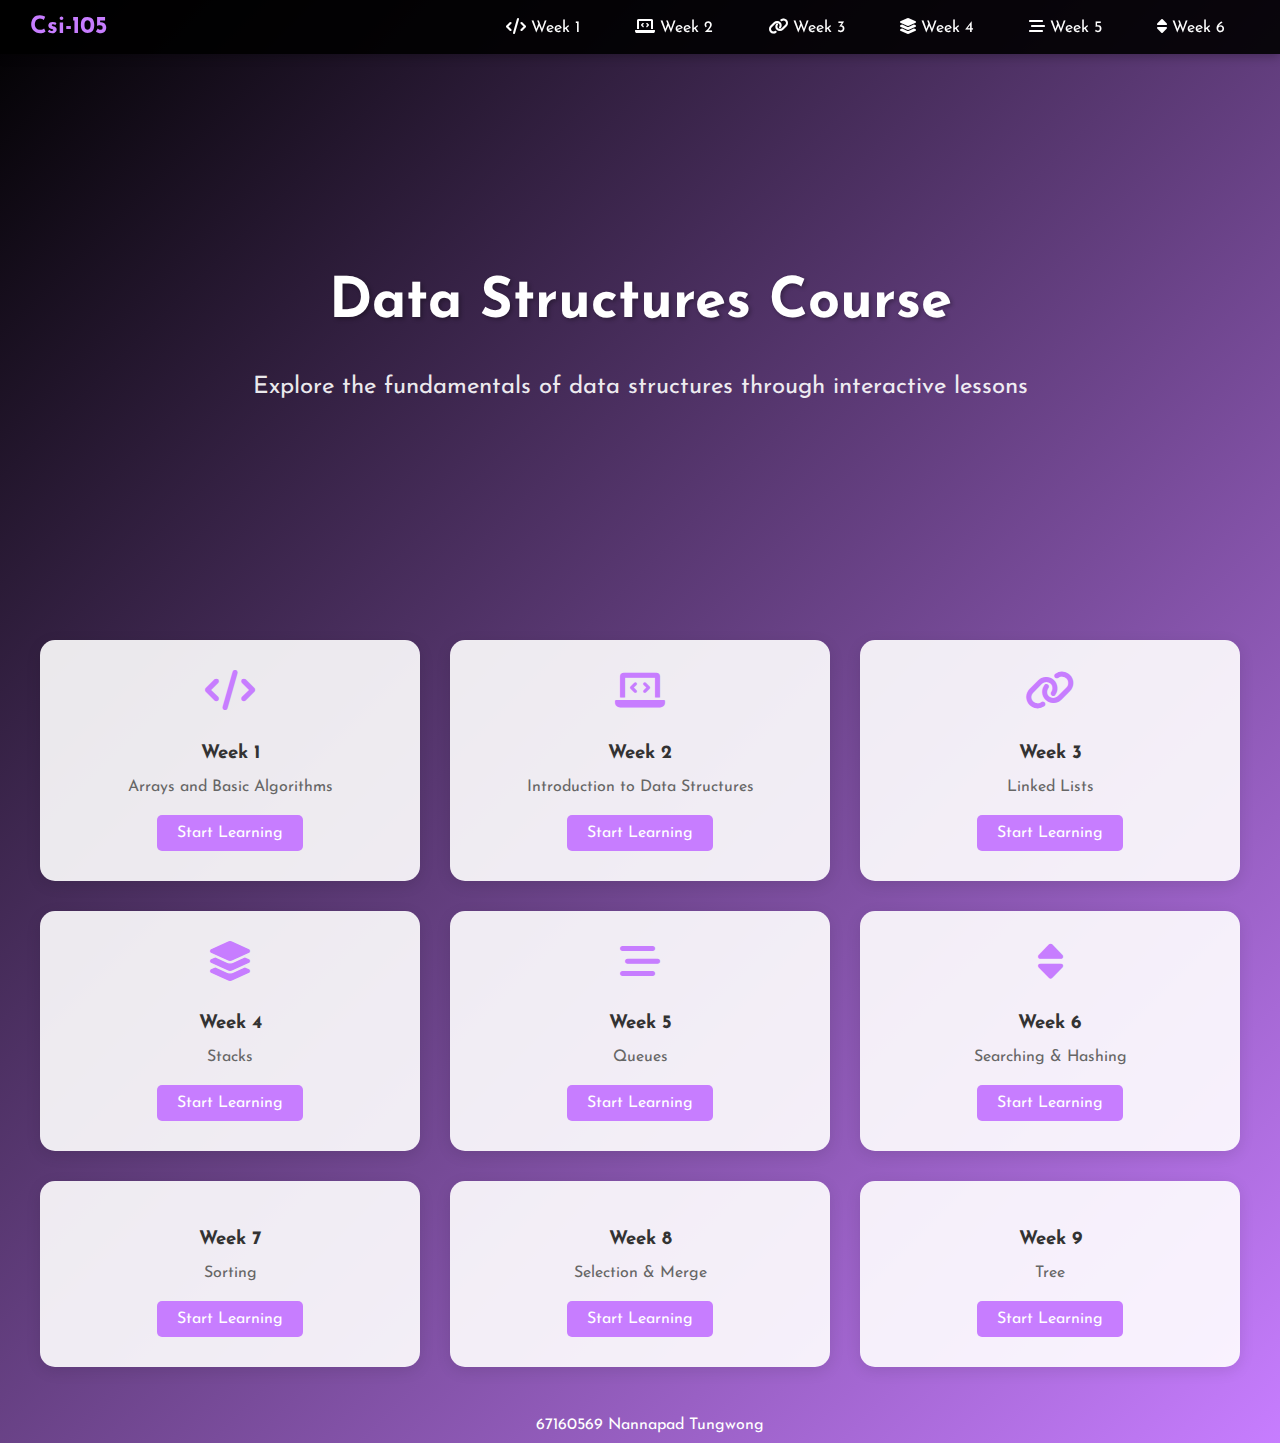
<file: index.html>
<!DOCTYPE html>
<html lang="en">
    <head>
        <title>Data Structures Course Hub</title>
        <meta charset="UTF-8">
        <meta name="viewport" content="width=device-width, initial-scale=1">
        <link href="style.css" rel="stylesheet">
        <link rel="stylesheet" href="https://cdnjs.cloudflare.com/ajax/libs/font-awesome/6.0.0/css/all.min.css">
    </head>
    <body>
        <nav class="menu">
            <div class="logo">Csi-105</div>
            <div class="nav-links">
                <a href="week1/array.html"><i class="fas fa-code"></i> Week 1</a>
                <a href="week2/index.html"><i class="fas fa-laptop-code"></i> Week 2</a>
                <a href="week3/linkedlist.html"><i class="fas fa-link"></i> Week 3</a>
                <a href="week4/stack.html"><i class="fas fa-layer-group"></i> Week 4</a>
                <a href="Week5/queue.html"><i class="fas fa-stream"></i> Week 5</a>
                <a href="week6/sorting.html"><i class="fas fa-sort"></i> Week 6</a>
            </div>
        </nav>
        
        <div class="hero">
            <h1>Data Structures Course</h1>
            <p>Explore the fundamentals of data structures through interactive lessons</p>
        </div>

        <div class="cards-container">
            <div class="card">
                <i class="fas fa-code"></i>
                <h3>Week 1</h3>
                <p>Arrays and Basic Algorithms</p>
                <a href="week1/array.html" class="card-btn">Start Learning</a>
            </div>
            <div class="card">
                <i class="fas fa-laptop-code"></i>
                <h3>Week 2</h3>
                <p>Introduction to Data Structures</p>
                <a href="week2/index.html" class="card-btn">Start Learning</a>
            </div>
            <div class="card">
                <i class="fas fa-link"></i>
                <h3>Week 3</h3>
                <p>Linked Lists</p>
                <a href="week3/linkedlist.html" class="card-btn">Start Learning</a>
            </div>
            <div class="card">
                <i class="fas fa-layer-group"></i>
                <h3>Week 4</h3>
                <p>Stacks</p>
                <a href="week4/stack.html" class="card-btn">Start Learning</a>
            </div>
            <div class="card">
                <i class="fas fa-stream"></i>
                <h3>Week 5</h3>
                <p>Queues</p>
                <a href="Week5/queue.html" class="card-btn">Start Learning</a>
            </div>
            <div class="card">
                <i class="fas fa-sort"></i>
                <h3>Week 6</h3>
                <p>Searching & Hashing</p>
                <a href="week6/index.html" class="card-btn">Start Learning</a>
            </div>
            <div class="card">
                <h3>Week 7</h3>
                <p>Sorting</p>
                <a href="week7/sort.html" class="card-btn">Start Learning</a>
            </div>
            <div class="card">
                <h3>Week 8</h3>
                <p>Selection & Merge</p>
                <a href="week8/selection.html" class="card-btn">Start Learning</a>
            </div>
            <div class="card">
                <h3>Week 9</h3>
                <p>Tree</p>
                <a href="week9/tree.html" class="card-btn">Start Learning</a>
            </div>
        </div>
    </body>
    <footer>67160569 Nannapad Tungwong</footer>
    <script src="script.js"></script>
</html>
</file>
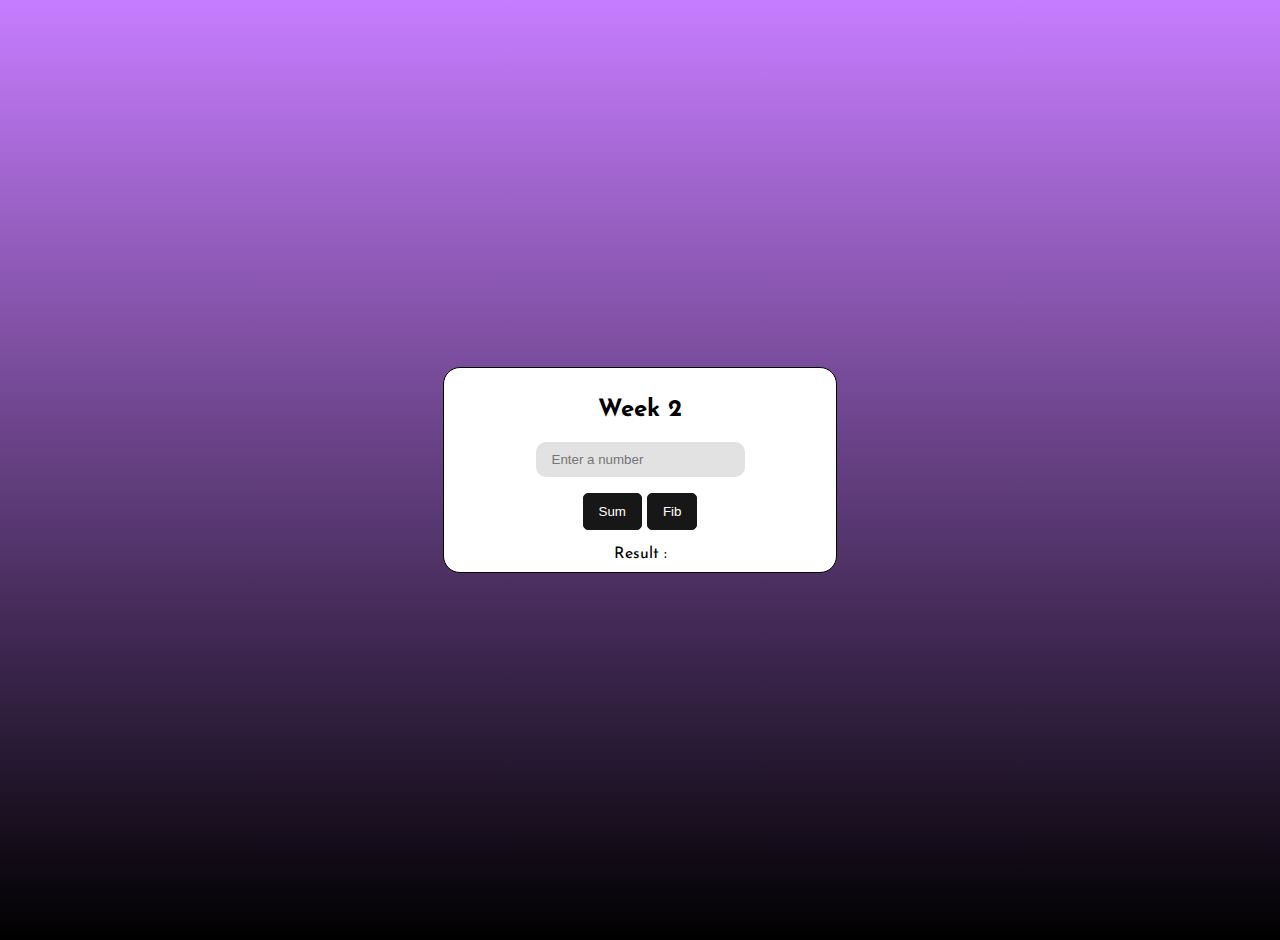
<file: week2/index.html>
<!DOCTYPE html>
<html lang="en">
    <head>
        <title></title>
        <meta charset="UTF-8">
        <meta name="viewport" content="width=device-width, initial-scale=1">
        <link href="style.css" rel="stylesheet">
        <script src="script.js"></script>
    </head>
    <body>
        <div>
            <h2>Week 2</h2>
            <input type="number" id="num" placeholder="Enter a number">
            <p></p>
            <button onclick="calculateSum()">Sum</button>
            <button onclick="calculateFib()">Fib</button>
            <p></p>
            <label>Result : </label>
            <label id="result"></label>
        </div>
    </body>
</html>
</file>
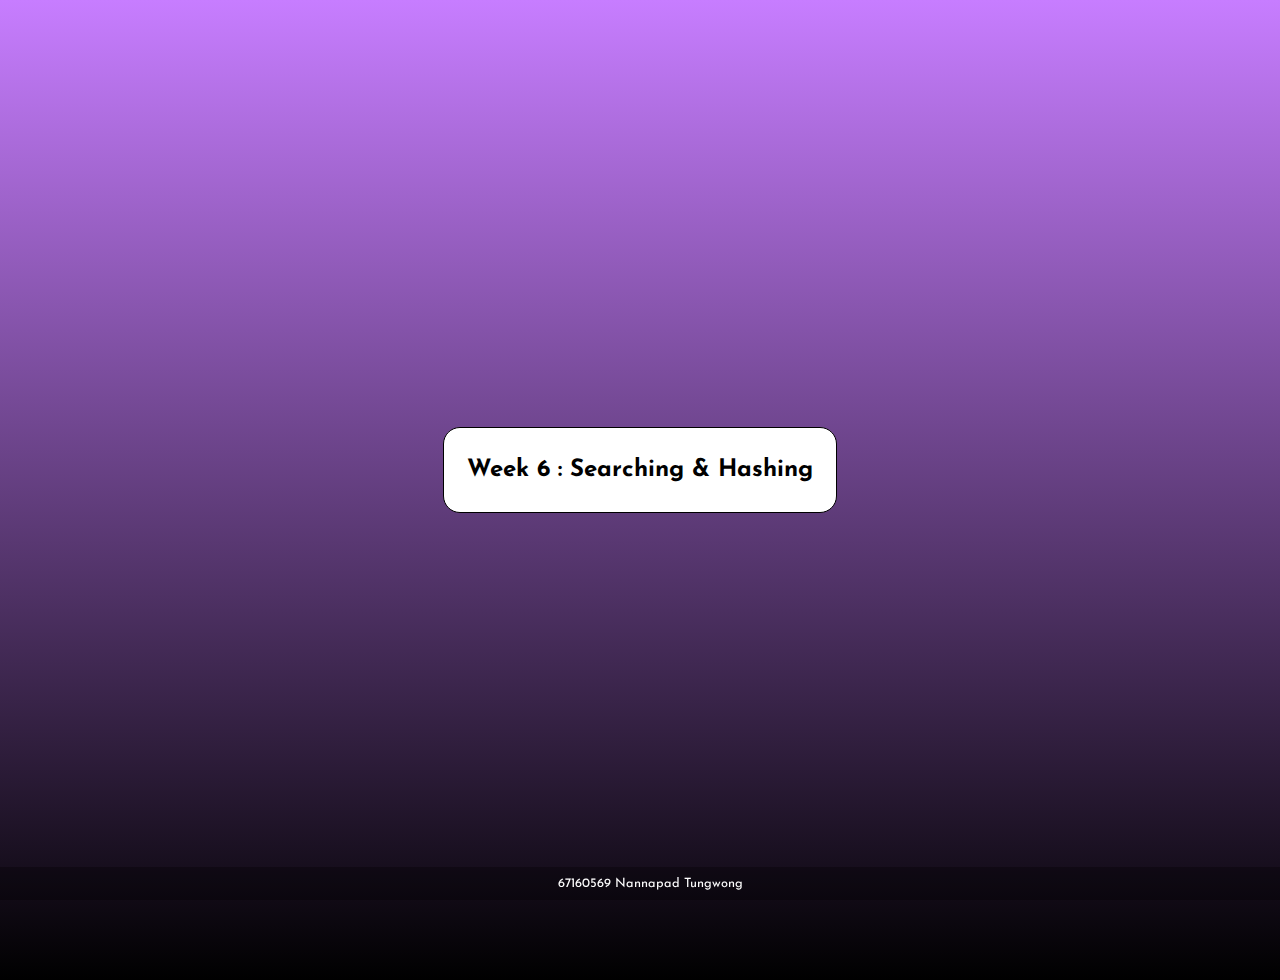
<file: week6/index.html>
<!DOCTYPE html>
<html lang="en">
    <head>
        <title>Week 6</title>
        <meta charset="UTF-8">
        <meta name="viewport" content="width=device-width, initial-scale=1">
        <link href="style.css" rel="stylesheet">
    </head>
    <body>
        <div>
            <h2>Week 6 : Searching & Hashing</h2>
        </div>
    </body>
    <footer>67160569 Nannapad Tungwong</footer>
    <!-- <script src="linear.js"></script> -->
    <!-- <script src="binary.js"></script> -->
     <script src="hash.js"></script>
</html>
</file>
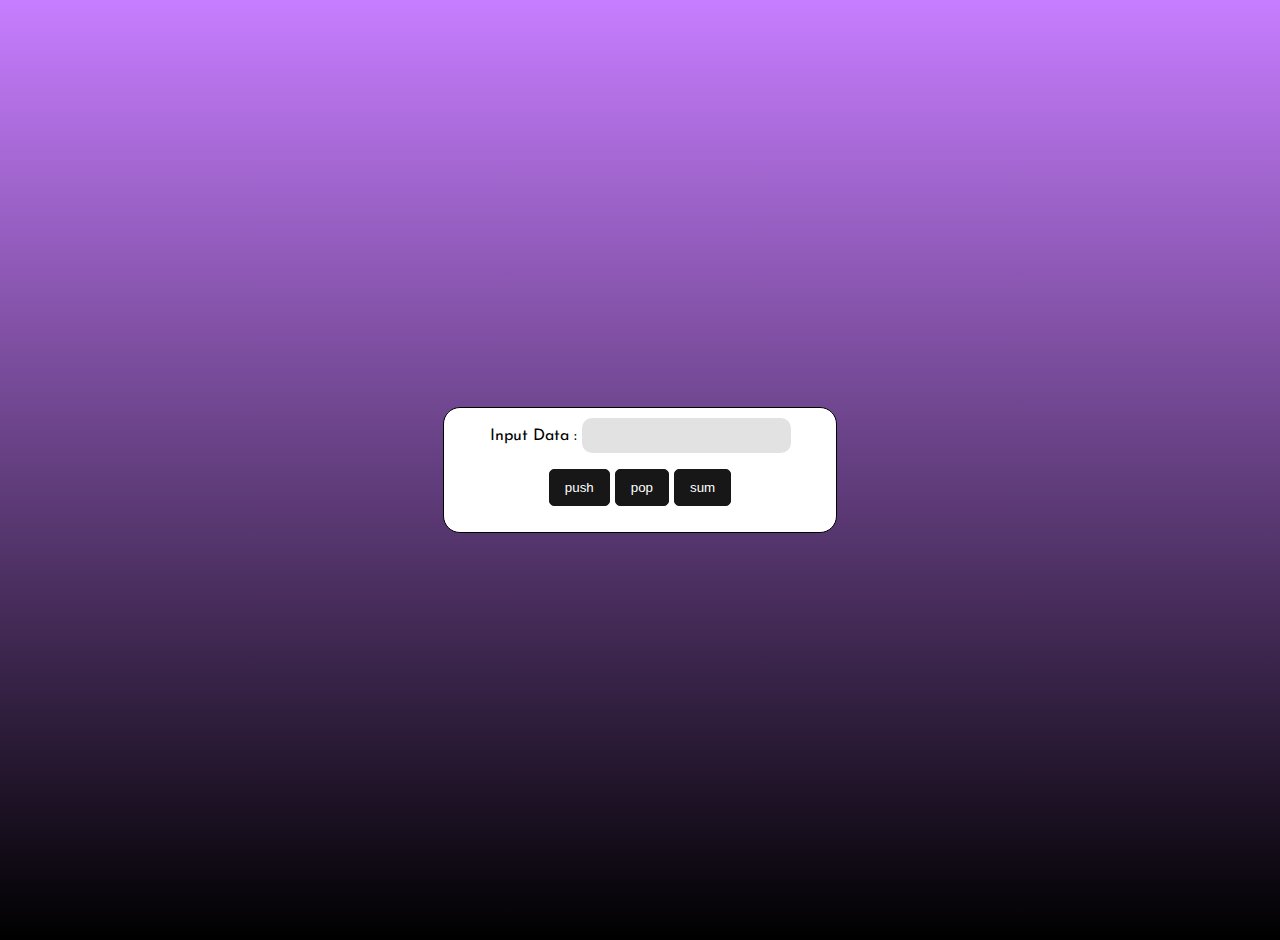
<file: week1/array.html>
<!DOCTYPE html>
<html lang="en">
    <head>
        <title></title>
        <meta charset="UTF-8">
        <meta name="viewport" content="width=device-width, initial-scale=1"> 
        <link rel="stylesheet" href="style.css">
    </head>
    <body>
    <div>
        <label for="">Input Data : </label>
        <input type="number" id="num">
        <p></p>
        <button onclick="pushData()">push</button>
        <button onclick="popData()">pop</button>
        <button onclick="summation()">sum</button>
        <p>
        </p>
        <label for="" id="result"></label>
    </div>
    <script src="array.js"></script>
    </body>
</html>
</file>
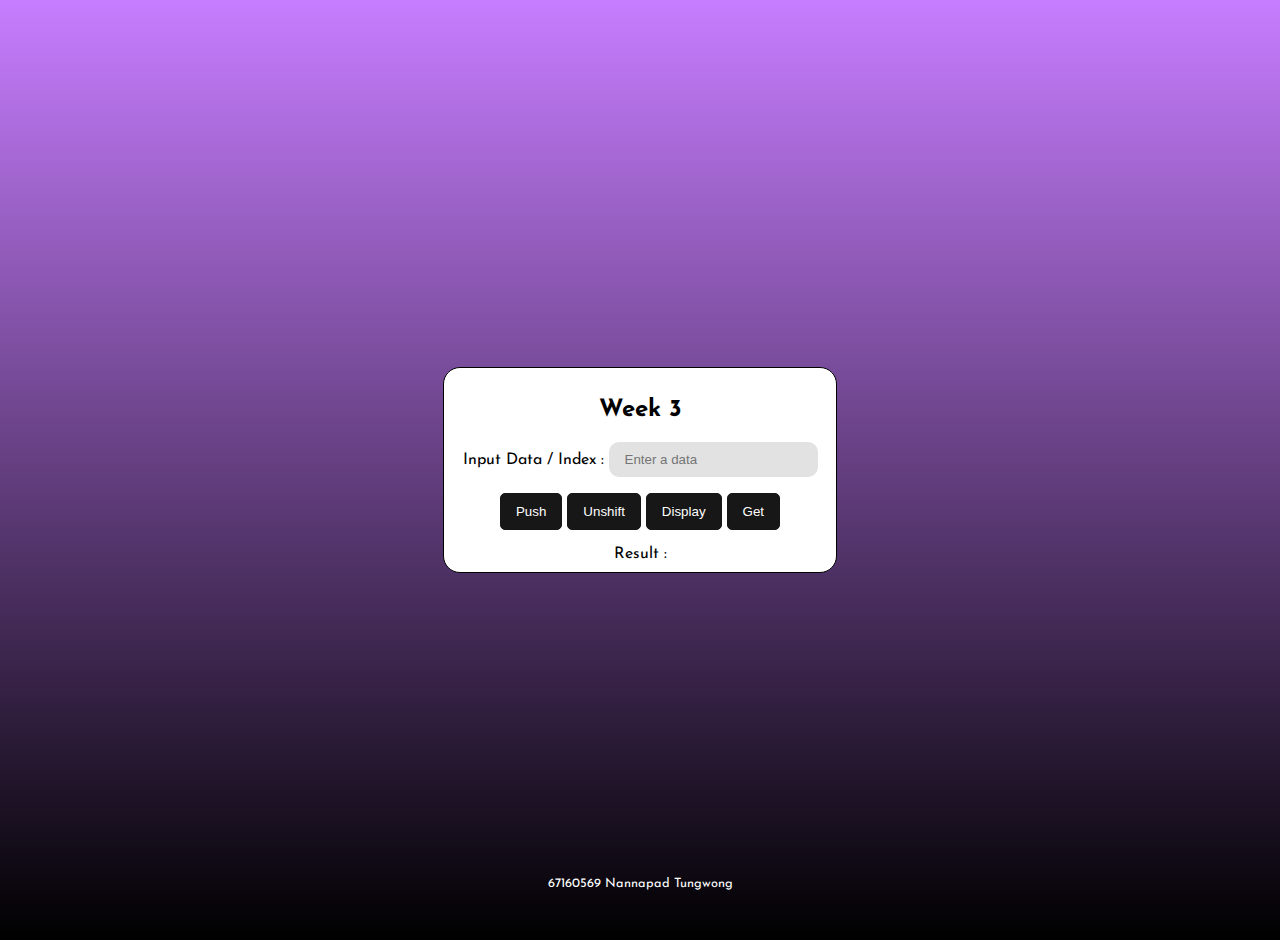
<file: week3/linkedlist.html>
<!DOCTYPE html>
<html lang="en">
    <head>
        <title>Week3</title>
        <meta charset="UTF-8">
        <meta name="viewport" content="width=device-width, initial-scale=1">
        <link href="style.css" rel="stylesheet">
    </head>
    <body>
        <div>
            <h2>Week 3</h2>
            <label for="">Input Data / Index : </label>
            <input type="text" id="data" placeholder="Enter a data">
            <p></p>
            <span>
                <button onclick="pushData()">Push</button>
            </span>
            <span>
                <button onclick="unshiftData()">Unshift</button>
            </span>
            <span>
                <button onclick="displayData()">Display</button>
            </span>
            <span>
                <button onclick="getData()">Get</button>
            </span>
            <p></p>
            <label>Result : </label>
            <label id="result"></label>
        </div>
        <footer>67160569 Nannapad Tungwong</footer>
        <script src="constructor.js" ></script>
    </body>
</html>
</file>
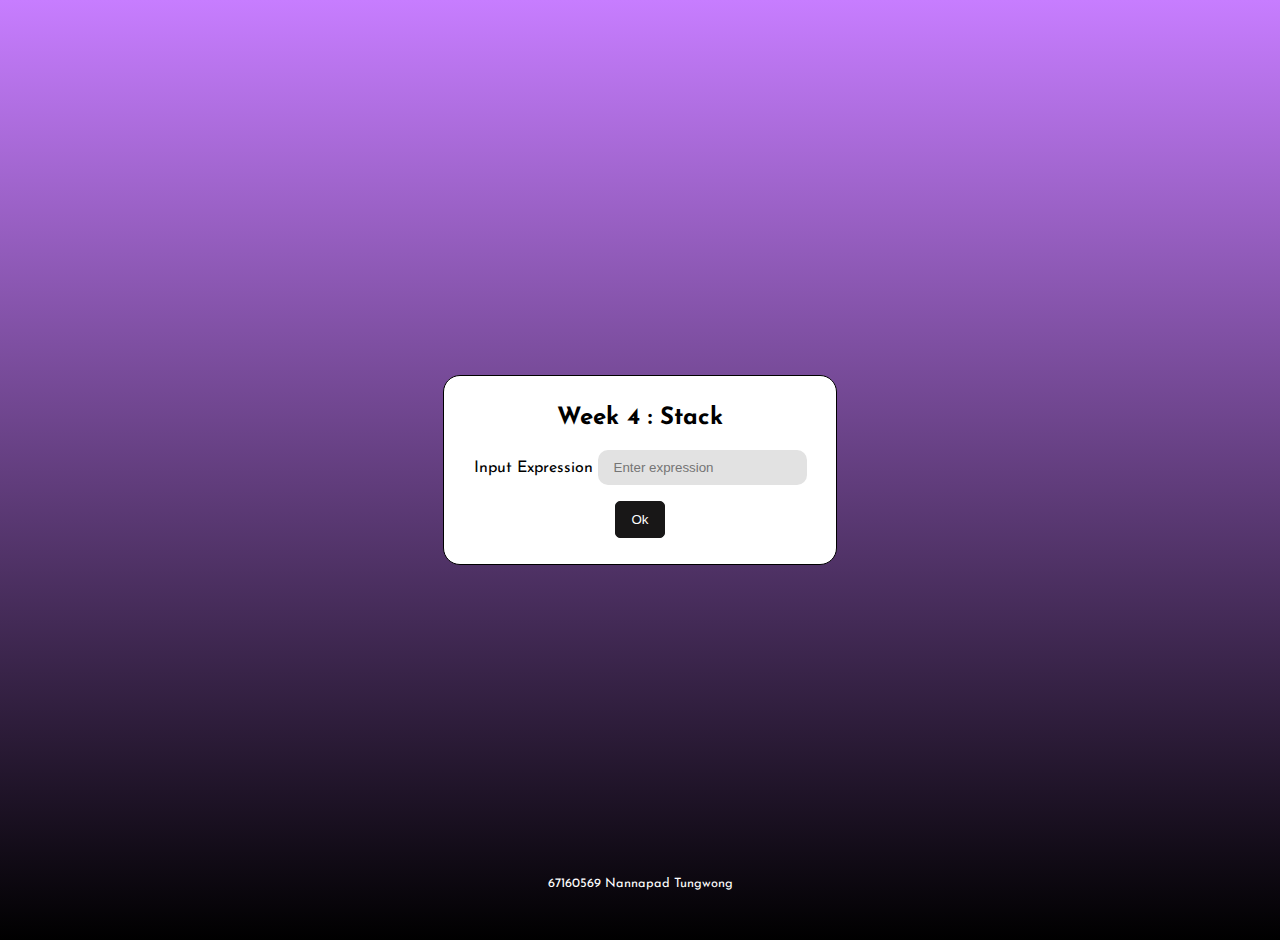
<file: week4/stack.html>
<!DOCTYPE html>
<html lang="en">
    <head>
        <title>Week4: Stack</title>
        <meta charset="UTF-8">
        <meta name="viewport" content="width=device-width, initial-scale=1">
        <link href="style.css" rel="stylesheet">
    </head>
    <body>
        <div>
            <h2>Week 4 : Stack</h2>
            <label for="">Input Expression</label>
            <input type="text" id="expression" placeholder="Enter expression">
            <p></p>
            <button onclick="dataPostfix()">Ok</button>
            <p></p>
            <label for="" id="result"></label>
        </div>
        <script src="stack.js"></script>
    </body>
    <footer>67160569 Nannapad Tungwong</footer>
</html>
</file>
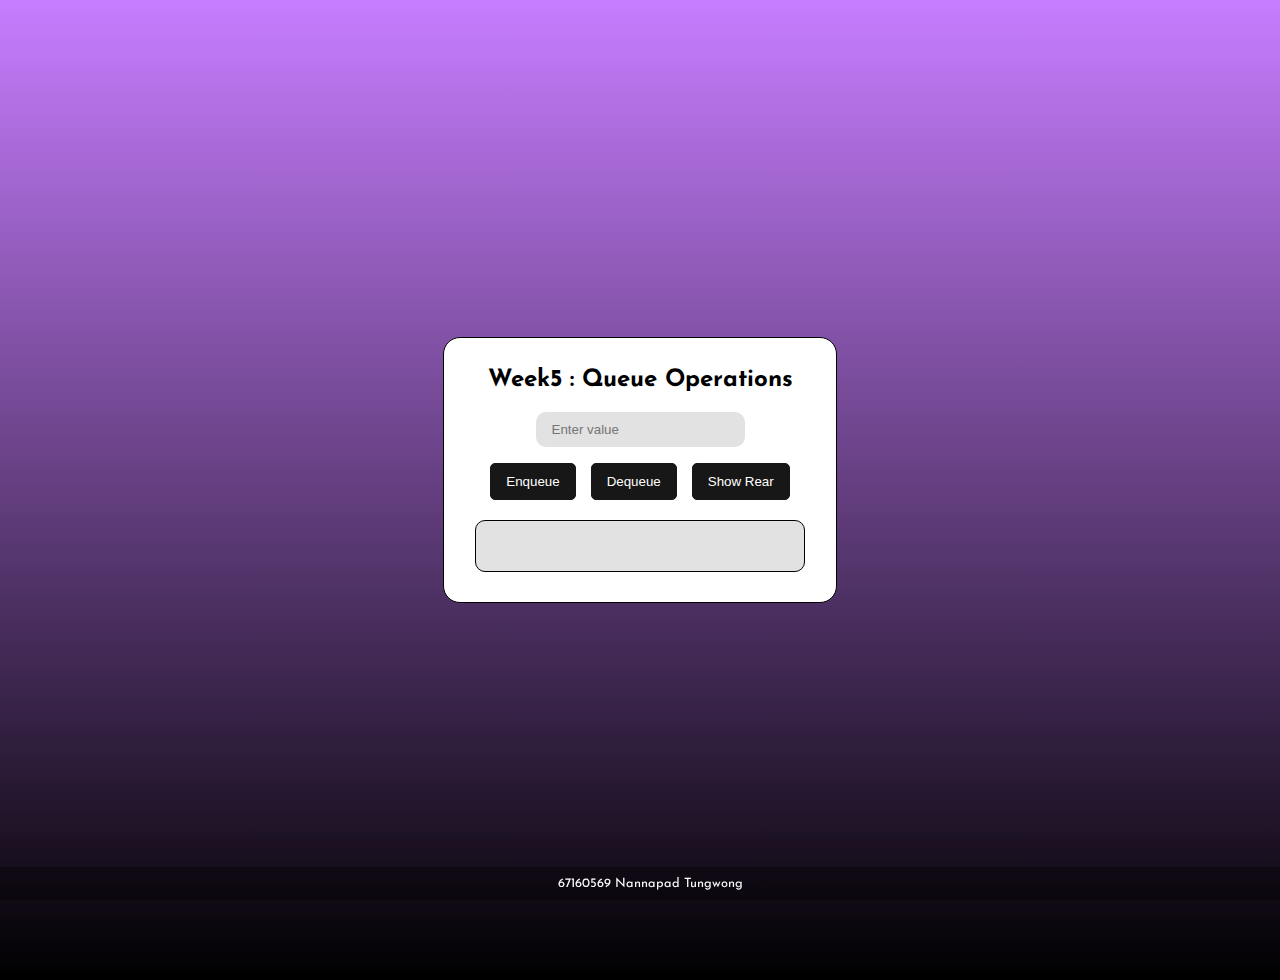
<file: Week5/queue.html>
<!DOCTYPE html>
<html lang="en">
    <head>
        <title>Week 5</title>
        <meta charset="UTF-8">
        <meta name="viewport" content="width=device-width, initial-scale=1">
        <link href="style.css" rel="stylesheet">
    </head>
    <body>
        <div>
            <h2>Week5 : Queue Operations</h2>
            <input type="text" id="queueInput" placeholder="Enter value">
            <p></p>
            <button onclick="enqueueItem()">Enqueue</button>
            <button onclick="dequeueItem()">Dequeue</button>
            <button onclick="showRear()">Show Rear</button>
            <div id="queueDisplay"></div>
            <p id="message"></p>
        </div>
        <script src="queue.js"></script>
    </body>
    <footer>67160569 Nannapad Tungwong</footer>
</html>
</file>
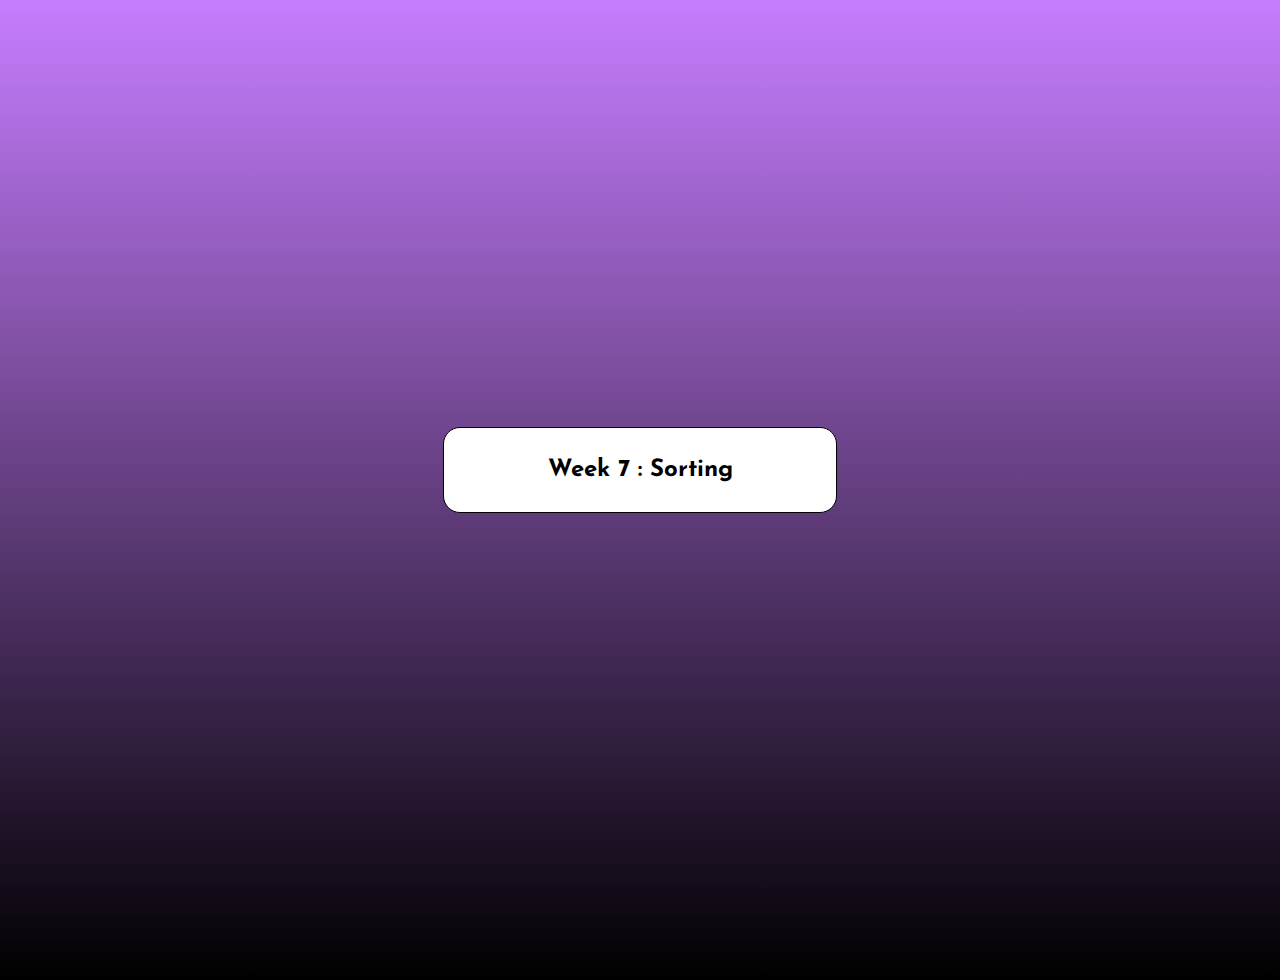
<file: week7/sort.html>
<!DOCTYPE html>
<html lang="en">
    <head>
        <title>Week 7 : Sorting</title>
        <meta charset="UTF-8">
        <meta name="viewport" content="width=device-width, initial-scale=1">
        <link href="style.css" rel="stylesheet">
    </head>
    <body>
        <div>
            <h2>Week 7 : Sorting</h2>
        </div>
    <script src="sort.js"></script>
    </body>

</html>
</file>
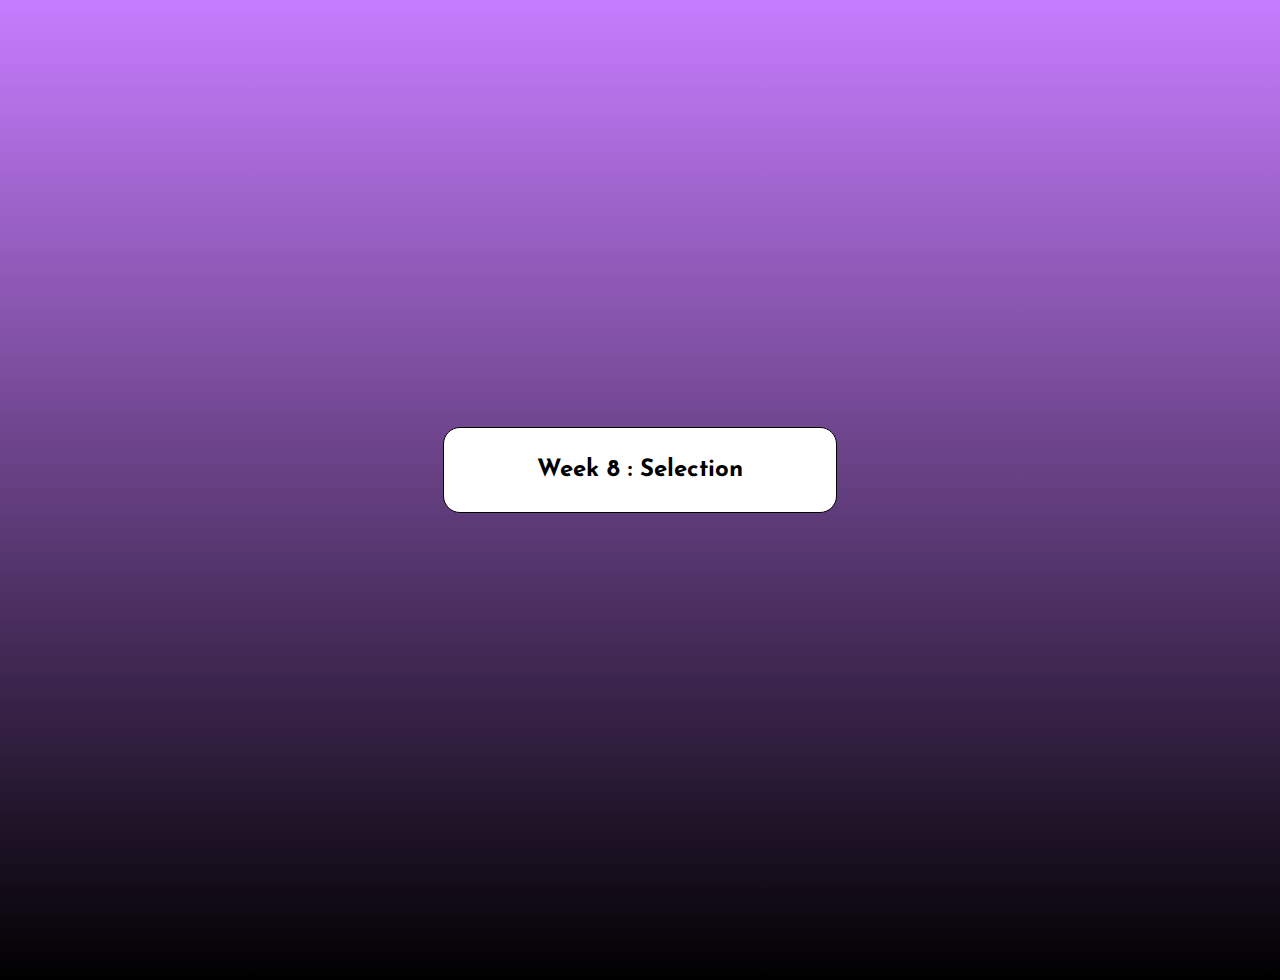
<file: week8/selection.html>
<!DOCTYPE html>
<html lang="en">
    <head>
        <title>Week 8</title>
        <meta charset="UTF-8">
        <meta name="viewport" content="width=device-width, initial-scale=1">
        <link href="style.css" rel="stylesheet">
    </head>
    <body>
        <div>
            <h2>Week 8 : Selection</h2>
        </div>
    <!-- <script src="selection.js"></script> -->
    <script src="quick.js"></script>
    </body>
</html>
</file>
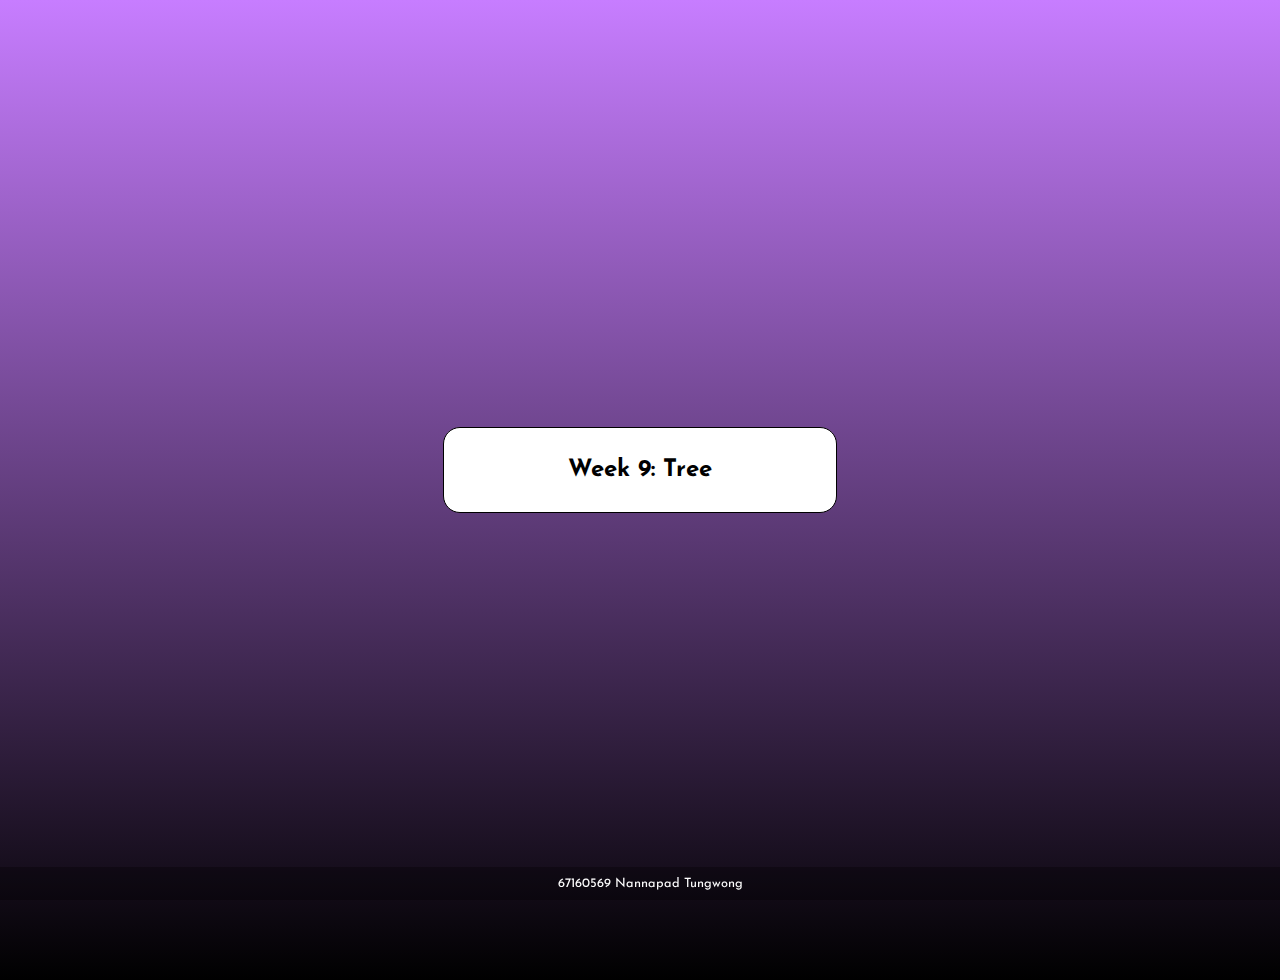
<file: week9/tree.html>
<!DOCTYPE html>
<html lang="en">
    <head>
        <title>Week 9</title>
        <meta charset="UTF-8">
        <meta name="viewport" content="width=device-width, initial-scale=1">
        <link href="style.css" rel="stylesheet">
    </head>
    <body>
        <div>
            <h2>Week 9: Tree</h2>
        </div>
        <script src="tree.js"></script>
        <footer>67160569 Nannapad Tungwong</footer>
    </body>
</html>
</file>
<file: style.css>
@import url('https://fonts.googleapis.com/css2?family=Josefin+Sans:ital,wght@0,100..700;1,100..700&display=swap');

body {
    background-image: linear-gradient(135deg, #000000 0%, #c77dff 100%);
    margin: 0;
    font-family: 'Josefin Sans', sans-serif;
    min-height: 100vh;
    overflow-x: hidden;
}

/* Custom Scrollbar */
::-webkit-scrollbar {
    width: 8px;
}

::-webkit-scrollbar-track {
    background: rgba(0, 0, 0, 0.2);
}

::-webkit-scrollbar-thumb {
    background: #000000;
    border-radius: 4px;
}

::-webkit-scrollbar-thumb:hover {
    background: #a855f7;
}

.menu {
    position: fixed;
    top: 0;
    width: 100%;
    background-color: rgba(0, 0, 0, 0.9);
    padding: 15px 0;
    display: flex;
    justify-content: space-between;
    align-items: center;
    z-index: 1000;
    box-shadow: 0 2px 10px rgba(0,0,0,0.3);
}

.logo {
    color: #c77dff;
    font-size: 1.5em;
    font-weight: bold;
    margin-left: 30px;
}

.nav-links {
    margin-right: 30px;
}

.menu a {
    color: white;
    text-decoration: none;
    padding: 10px 20px;
    margin: 0 5px;
    border-radius: 5px;
    transition: 0.3s;
}

.menu a:hover {
    background-color: #c77dff;
    transform: translateY(-2px);
}

.hero {
    height: 60vh;
    display: flex;
    flex-direction: column;
    justify-content: center;
    align-items: center;
    text-align: center;
    color: white;
    padding: 0 20px;
    margin-top: 60px;
}

.hero h1 {
    font-size: 3.5em;
    margin-bottom: 20px;
    text-shadow: 2px 2px 4px rgba(0,0,0,0.3);
}

.hero p {
    font-size: 1.5em;
    opacity: 0.9;
}

.cards-container {
    display: grid;
    grid-template-columns: repeat(auto-fit, minmax(280px, 1fr));
    gap: 30px;
    padding: 40px;
    max-width: 1200px;
    margin: 0 auto;
}

.card {
    background: rgba(255, 255, 255, 0.9);
    border-radius: 15px;
    padding: 30px;
    text-align: center;
    transition: transform 0.3s;
    box-shadow: 0 4px 15px rgba(0,0,0,0.1);
}

.card:hover {
    transform: translateY(-10px);
}

.card i {
    font-size: 2.5em;
    color: #c77dff;
    margin-bottom: 15px;
}

.card h3 {
    color: #333;
    margin-bottom: 15px;
}

.card p {
    color: #666;
    margin-bottom: 20px;
}

.card-btn {
    display: inline-block;
    padding: 10px 20px;
    background-color: #c77dff;
    color: white;
    text-decoration: none;
    border-radius: 5px;
    transition: 0.3s;
}

.card-btn:hover {
    background-color: #a855f7;
    transform: translateY(-2px);
}

footer {
    color: white;
    text-align: center;
    padding: 10px;
    bottom: 0;
    width: 100%;
}
</file>
<file: week2/style.css>
@import url('https://fonts.googleapis.com/css2?family=Josefin+Sans:ital,wght@0,100..700;1,100..700&display=swap');

body {
    background-image: linear-gradient(0deg, #000000 0%, #c77dff 100%);
    text-align: center;
    min-height: 100vh;
    margin: 0;
    display: flex;
    justify-content: center;
    align-items: center;
    padding: 20px;
    font-family: 'Josefin Sans', sans-serif;
    overflow: hidden;
}

div {
    background-color: #fff;
    border: 1px solid #000000;
    padding: 10px;
    margin: auto;
    border-radius: 17px;
    width: 30%;
}

input {
    border-radius: 10px;
    border: 0;
    background-color: #e2e2e2;
    outline-offset: 3px;
    padding: 10px 1rem;
    transition: 0.25s;
}
  
input:focus {
    outline-offset: 5px;
    background-color: #fff
}

button {
    justify-content: center;
    align-items: center;
    padding: 10px 15px;
    background-color: #181717;
    border-radius: 5px;
    border: 1px solid #181717;
    cursor: pointer;
    transition: 400ms;
    color: white;
}
  
button svg path {
    transition: 400ms;
}
  
button:hover {
    background-color: transparent;
    color: #181717;
}

button:hover svg path {
    fill: #181717;
}

footer {
    position: absolute;
    bottom: 0;
    width: 100%;
    text-align: center;
    padding: 10px;
    color: #fff;
    font-size: 0.8rem;
}
</file>
<file: week6/style.css>
@import url('https://fonts.googleapis.com/css2?family=Josefin+Sans:ital,wght@0,100..700;1,100..700&display=swap');

body {
    background-image: linear-gradient(0deg, #000000 0%, #c77dff 100%);
    text-align: center;
    min-height: 100vh;
    margin: 0;
    display: flex;
    flex-direction: column;
    justify-content: center;
    align-items: center;
    padding: 20px;
    font-family: 'Josefin Sans', sans-serif;
    overflow: hidden;
    position: relative;
    padding-bottom: 60px; /* Add space for footer */
}

div {
    background-color: #fff;
    border: 1px solid #000000;
    padding: 10px;
    margin: auto;
    border-radius: 17px;
    width: 30%;
}

input {
    border-radius: 10px;
    border: 0;
    background-color: #e2e2e2;
    outline-offset: 3px;
    padding: 10px 1rem;
    transition: 0.25s;
}
  
input:focus {
    outline-offset: 5px;
    background-color: #fff
}

button {
    justify-content: center;
    align-items: center;
    padding: 10px 15px;
    background-color: #181717;
    border-radius: 5px;
    border: 1px solid #181717;
    cursor: pointer;
    transition: 400ms;
    color: white;
    margin: 0 5px;
}
  
button svg path {
    transition: 400ms;
}
  
button:hover {
    background-color: transparent;
    color: #181717;
}

button:hover svg path {
    fill: #181717;
}

#queueDisplay {
    margin: 20px auto;
    padding: 15px;
    background-color: #e2e2e2;
    border-radius: 10px;
    min-height: 20px;
    text-align: center;
    display: flex;
    justify-content: center;
    align-items: center;
    width: 80%;
}

#message {
    color: #181717;
    margin-top: 10px;
    font-weight: bold;
}

footer {
    position: fixed;
    bottom: 0;
    left: 0;
    width: 100%;
    text-align: center;
    padding: 10px;
    color: #fff;
    font-size: 0.8rem;
    background-color: rgba(0, 0, 0, 0.3);
}
</file>
<file: week1/style.css>
@import url('https://fonts.googleapis.com/css2?family=Josefin+Sans:ital,wght@0,100..700;1,100..700&display=swap');

body {
    background-image: linear-gradient(0deg, #000000 0%, #c77dff 100%);
    text-align: center;
    min-height: 100vh;
    margin: 0;
    display: flex;
    justify-content: center;
    align-items: center;
    padding: 20px;
    font-family: 'Josefin Sans', sans-serif;
    overflow: hidden;
}

div {
    background-color: #fff;
    border: 1px solid #000000;
    padding: 10px;
    margin: auto;
    border-radius: 17px;
    width: 30%;
}

input {
    border-radius: 10px;
    border: 0;
    background-color: #e2e2e2;
    outline-offset: 3px;
    padding: 10px 1rem;
    transition: 0.25s;
}
  
input:focus {
    outline-offset: 5px;
    background-color: #fff
}

button {
    justify-content: center;
    align-items: center;
    padding: 10px 15px;
    background-color: #181717;
    border-radius: 5px;
    border: 1px solid #181717;
    cursor: pointer;
    transition: 400ms;
    color: white;
}
  
button svg path {
    transition: 400ms;
}
  
button:hover {
    background-color: transparent;
    color: #181717;
}

button:hover svg path {
    fill: #181717;
}

footer {
    position: absolute;
    bottom: 0;
    width: 100%;
    text-align: center;
    padding: 10px;
    color: #fff;
    font-size: 0.8rem;
}
</file>
<file: week3/style.css>
@import url('https://fonts.googleapis.com/css2?family=Josefin+Sans:ital,wght@0,100..700;1,100..700&display=swap');

body {
    background-image: linear-gradient(0deg, #000000 0%, #c77dff 100%);
    text-align: center;
    min-height: 100vh;
    margin: 0;
    display: flex;
    justify-content: center;
    align-items: center;
    padding: 20px;
    font-family: 'Josefin Sans', sans-serif;
    overflow: hidden;
}

div {
    background-color: #fff;
    border: 1px solid #000000;
    padding: 10px;
    margin: auto;
    border-radius: 17px;
    width: 30%;
}

input {
    border-radius: 10px;
    border: 0;
    background-color: #e2e2e2;
    outline-offset: 3px;
    padding: 10px 1rem;
    transition: 0.25s;
}
  
input:focus {
    outline-offset: 5px;
    background-color: #fff
}

button {
    justify-content: center;
    align-items: center;
    padding: 10px 15px;
    background-color: #181717;
    border-radius: 5px;
    border: 1px solid #181717;
    cursor: pointer;
    transition: 400ms;
    color: white;
}
  
button svg path {
    transition: 400ms;
}
  
button:hover {
    background-color: transparent;
    color: #181717;
}

button:hover svg path {
    fill: #181717;
}

footer {
    position: absolute;
    bottom: 0;
    width: 100%;
    text-align: center;
    padding: 10px;
    color: #fff;
    font-size: 0.8rem;
}
</file>
<file: week4/style.css>
@import url('https://fonts.googleapis.com/css2?family=Josefin+Sans:ital,wght@0,100..700;1,100..700&display=swap');

body {
    background-image: linear-gradient(0deg, #000000 0%, #c77dff 100%);
    text-align: center;
    min-height: 100vh;
    margin: 0;
    display: flex;
    justify-content: center;
    align-items: center;
    padding: 20px;
    font-family: 'Josefin Sans', sans-serif;
    overflow: hidden;
}

div {
    background-color: #fff;
    border: 1px solid #000000;
    padding: 10px;
    margin: auto;
    border-radius: 17px;
    width: 30%;
}

input {
    border-radius: 10px;
    border: 0;
    background-color: #e2e2e2;
    outline-offset: 3px;
    padding: 10px 1rem;
    transition: 0.25s;
}
  
input:focus {
    outline-offset: 5px;
    background-color: #fff
}

button {
    justify-content: center;
    align-items: center;
    padding: 10px 15px;
    background-color: #181717;
    border-radius: 5px;
    border: 1px solid #181717;
    cursor: pointer;
    transition: 400ms;
    color: white;
}
  
button svg path {
    transition: 400ms;
}
  
button:hover {
    background-color: transparent;
    color: #181717;
}

button:hover svg path {
    fill: #181717;
}

footer {
    position: absolute;
    bottom: 0;
    width: 100%;
    text-align: center;
    padding: 10px;
    color: #fff;
    font-size: 0.8rem;
}
</file>
<file: Week5/style.css>
@import url('https://fonts.googleapis.com/css2?family=Josefin+Sans:ital,wght@0,100..700;1,100..700&display=swap');

body {
    background-image: linear-gradient(0deg, #000000 0%, #c77dff 100%);
    text-align: center;
    min-height: 100vh;
    margin: 0;
    display: flex;
    flex-direction: column;
    justify-content: center;
    align-items: center;
    padding: 20px;
    font-family: 'Josefin Sans', sans-serif;
    overflow: hidden;
    position: relative;
    padding-bottom: 60px; /* Add space for footer */
}

div {
    background-color: #fff;
    border: 1px solid #000000;
    padding: 10px;
    margin: auto;
    border-radius: 17px;
    width: 30%;
}

input {
    border-radius: 10px;
    border: 0;
    background-color: #e2e2e2;
    outline-offset: 3px;
    padding: 10px 1rem;
    transition: 0.25s;
}
  
input:focus {
    outline-offset: 5px;
    background-color: #fff
}

button {
    justify-content: center;
    align-items: center;
    padding: 10px 15px;
    background-color: #181717;
    border-radius: 5px;
    border: 1px solid #181717;
    cursor: pointer;
    transition: 400ms;
    color: white;
    margin: 0 5px;
}
  
button svg path {
    transition: 400ms;
}
  
button:hover {
    background-color: transparent;
    color: #181717;
}

button:hover svg path {
    fill: #181717;
}

#queueDisplay {
    margin: 20px auto;
    padding: 15px;
    background-color: #e2e2e2;
    border-radius: 10px;
    min-height: 20px;
    text-align: center;
    display: flex;
    justify-content: center;
    align-items: center;
    width: 80%;
}

#message {
    color: #181717;
    margin-top: 10px;
    font-weight: bold;
}

footer {
    position: fixed;
    bottom: 0;
    left: 0;
    width: 100%;
    text-align: center;
    padding: 10px;
    color: #fff;
    font-size: 0.8rem;
    background-color: rgba(0, 0, 0, 0.3);
}
</file>
<file: week7/style.css>
@import url('https://fonts.googleapis.com/css2?family=Josefin+Sans:ital,wght@0,100..700;1,100..700&display=swap');

body {
    background-image: linear-gradient(0deg, #000000 0%, #c77dff 100%);
    text-align: center;
    min-height: 100vh;
    margin: 0;
    display: flex;
    flex-direction: column;
    justify-content: center;
    align-items: center;
    padding: 20px;
    font-family: 'Josefin Sans', sans-serif;
    overflow: hidden;
    position: relative;
    padding-bottom: 60px; /* Add space for footer */
}

div {
    background-color: #fff;
    border: 1px solid #000000;
    padding: 10px;
    margin: auto;
    border-radius: 17px;
    width: 30%;
}

input {
    border-radius: 10px;
    border: 0;
    background-color: #e2e2e2;
    outline-offset: 3px;
    padding: 10px 1rem;
    transition: 0.25s;
}
  
input:focus {
    outline-offset: 5px;
    background-color: #fff
}

button {
    justify-content: center;
    align-items: center;
    padding: 10px 15px;
    background-color: #181717;
    border-radius: 5px;
    border: 1px solid #181717;
    cursor: pointer;
    transition: 400ms;
    color: white;
    margin: 0 5px;
}
  
button svg path {
    transition: 400ms;
}
  
button:hover {
    background-color: transparent;
    color: #181717;
}

button:hover svg path {
    fill: #181717;
}

footer {
    position: fixed;
    bottom: 0;
    left: 0;
    width: 100%;
    text-align: center;
    padding: 10px;
    color: #fff;
    font-size: 0.8rem;
    background-color: rgba(0, 0, 0, 0.3);
}
</file>
<file: week8/style.css>
@import url('https://fonts.googleapis.com/css2?family=Josefin+Sans:ital,wght@0,100..700;1,100..700&display=swap');

body {
    background-image: linear-gradient(0deg, #000000 0%, #c77dff 100%);
    text-align: center;
    min-height: 100vh;
    margin: 0;
    display: flex;
    flex-direction: column;
    justify-content: center;
    align-items: center;
    padding: 20px;
    font-family: 'Josefin Sans', sans-serif;
    overflow: hidden;
    position: relative;
    padding-bottom: 60px; /* Add space for footer */
}

div {
    background-color: #fff;
    border: 1px solid #000000;
    padding: 10px;
    margin: auto;
    border-radius: 17px;
    width: 30%;
}

input {
    border-radius: 10px;
    border: 0;
    background-color: #e2e2e2;
    outline-offset: 3px;
    padding: 10px 1rem;
    transition: 0.25s;
}
  
input:focus {
    outline-offset: 5px;
    background-color: #fff
}

button {
    justify-content: center;
    align-items: center;
    padding: 10px 15px;
    background-color: #181717;
    border-radius: 5px;
    border: 1px solid #181717;
    cursor: pointer;
    transition: 400ms;
    color: white;
    margin: 0 5px;
}
  
button svg path {
    transition: 400ms;
}
  
button:hover {
    background-color: transparent;
    color: #181717;
}

button:hover svg path {
    fill: #181717;
}

footer {
    position: fixed;
    bottom: 0;
    left: 0;
    width: 100%;
    text-align: center;
    padding: 10px;
    color: #fff;
    font-size: 0.8rem;
    background-color: rgba(0, 0, 0, 0.3);
}
</file>
<file: week9/style.css>
@import url('https://fonts.googleapis.com/css2?family=Josefin+Sans:ital,wght@0,100..700;1,100..700&display=swap');

body {
    background-image: linear-gradient(0deg, #000000 0%, #c77dff 100%);
    text-align: center;
    min-height: 100vh;
    margin: 0;
    display: flex;
    flex-direction: column;
    justify-content: center;
    align-items: center;
    padding: 20px;
    font-family: 'Josefin Sans', sans-serif;
    overflow: hidden;
    position: relative;
    padding-bottom: 60px; /* Add space for footer */
}

div {
    background-color: #fff;
    border: 1px solid #000000;
    padding: 10px;
    margin: auto;
    border-radius: 17px;
    width: 30%;
}

input {
    border-radius: 10px;
    border: 0;
    background-color: #e2e2e2;
    outline-offset: 3px;
    padding: 10px 1rem;
    transition: 0.25s;
}
  
input:focus {
    outline-offset: 5px;
    background-color: #fff
}

button {
    justify-content: center;
    align-items: center;
    padding: 10px 15px;
    background-color: #181717;
    border-radius: 5px;
    border: 1px solid #181717;
    cursor: pointer;
    transition: 400ms;
    color: white;
    margin: 0 5px;
}
  
button svg path {
    transition: 400ms;
}
  
button:hover {
    background-color: transparent;
    color: #181717;
}

button:hover svg path {
    fill: #181717;
}

footer {
    position: fixed;
    bottom: 0;
    left: 0;
    width: 100%;
    text-align: center;
    padding: 10px;
    color: #fff;
    font-size: 0.8rem;
    background-color: rgba(0, 0, 0, 0.3);
}
</file>
